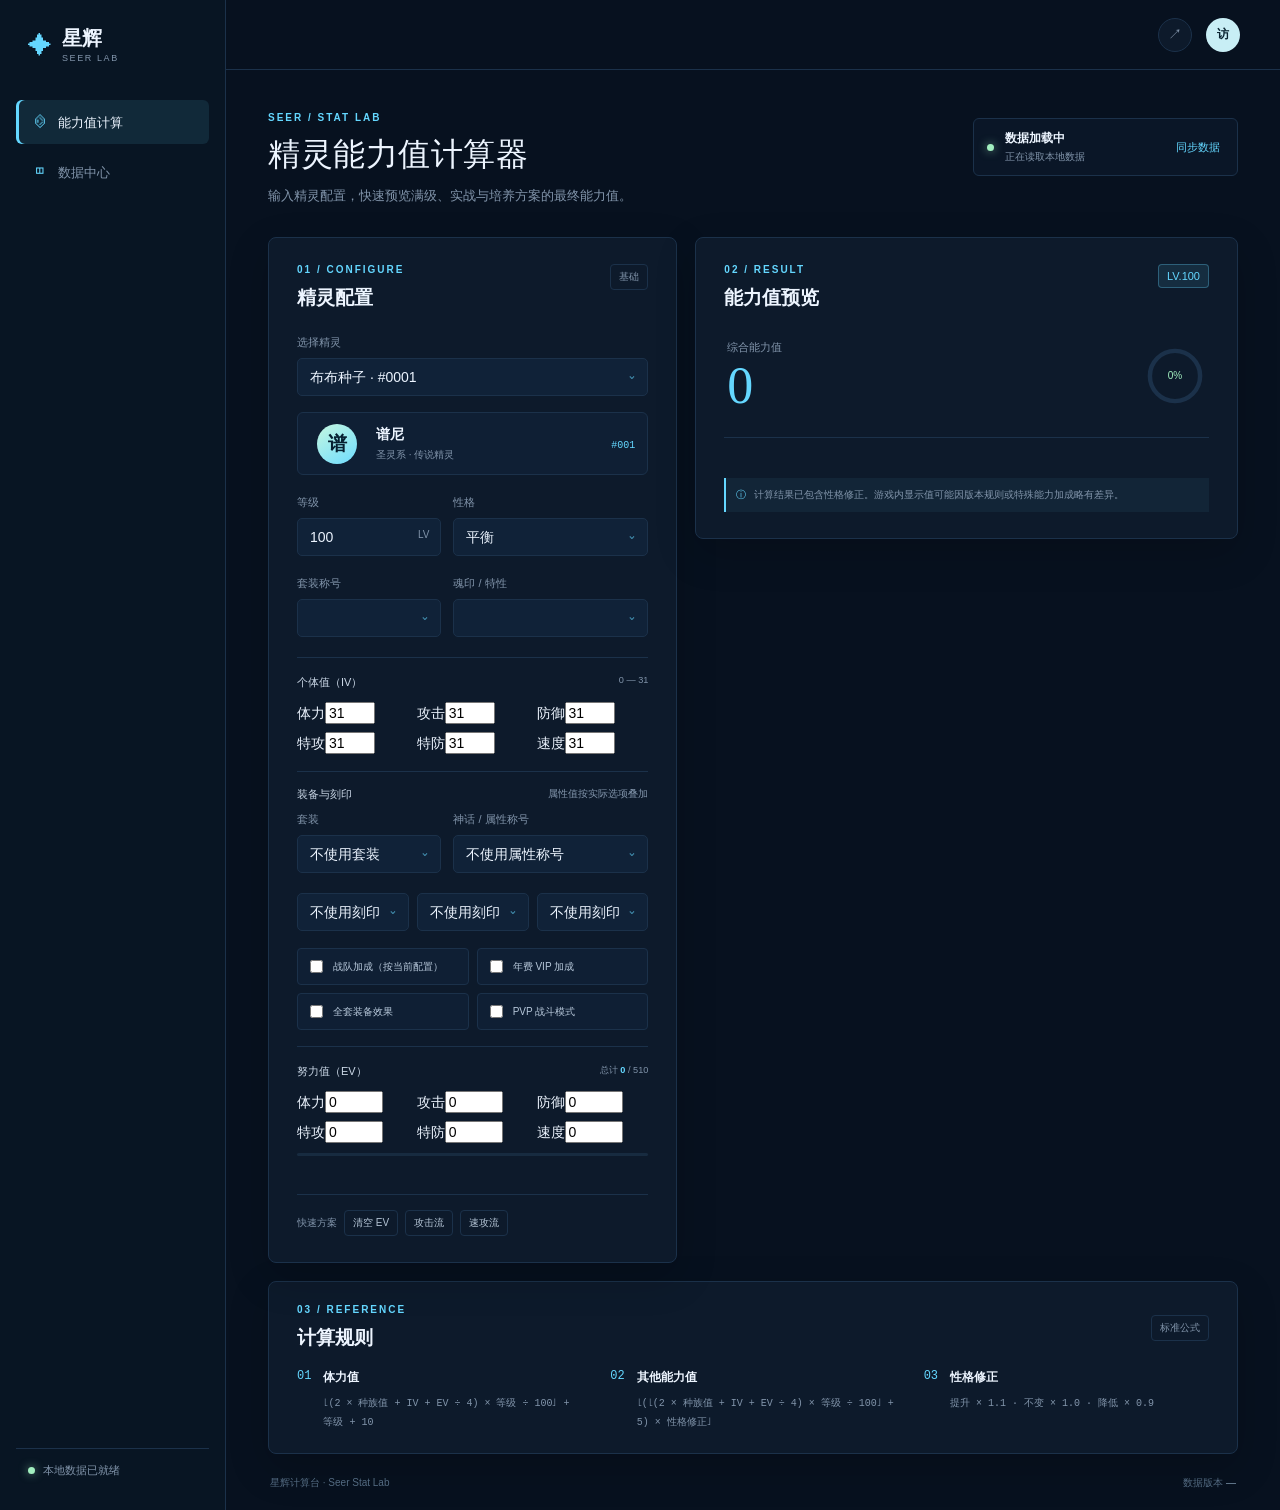
<file: index.html>
<!doctype html>
<html lang="zh-CN">
<head>
  <meta charset="utf-8">
  <meta name="viewport" content="width=device-width, initial-scale=1, viewport-fit=cover">
  <meta name="theme-color" content="#07111f">
  <meta name="description" content="赛尔号精灵能力值计算器">
  <title>星辉计算台 · 赛尔号能力值</title>
  <link rel="stylesheet" href="styles.css">
</head>
<body>
  <div class="app-shell">
    <aside class="sidebar">
      <div class="brand-mark"><span>✦</span><div><strong>星辉</strong><small>SEER LAB</small></div></div>
      <nav aria-label="主导航">
        <button class="nav-item active" type="button"><span class="nav-icon">⌬</span>能力值计算</button>
        <button class="nav-item" type="button" id="navData"><span class="nav-icon">◫</span>数据中心</button>
      </nav>
      <div class="sidebar-foot"><span class="status-dot"></span><span id="sideDataStatus">本地数据已就绪</span></div>
    </aside>

    <main class="main-content">
      <header class="topbar">
        <div class="mobile-brand"><span>✦</span>星辉计算台</div>
        <div class="topbar-actions"><button class="icon-button" id="copyLink" type="button" title="复制当前配置链接" aria-label="复制当前配置链接">↗</button><button class="avatar" type="button" title="访客">访</button></div>
      </header>

      <div class="content-wrap">
        <section class="intro-row">
          <div><p class="eyebrow">SEER / STAT LAB</p><h1>精灵能力值计算器</h1><p class="intro-copy">输入精灵配置，快速预览满级、实战与培养方案的最终能力值。</p></div>
          <div class="data-status"><span class="status-dot"></span><div><strong id="dataStatus">数据加载中</strong><small id="dataUpdated">正在读取本地数据</small></div><button id="syncData" class="text-button" type="button">同步数据</button></div>
        </section>

        <section class="workspace-grid">
          <form class="panel setup-panel" id="setupForm">
            <div class="panel-heading"><div><p class="section-kicker">01 / CONFIGURE</p><h2>精灵配置</h2></div><span class="panel-index">基础</span></div>
            <label class="field-label" for="speciesSelect">选择精灵</label>
            <div class="select-wrap"><select id="speciesSelect" aria-label="选择精灵"></select></div>
            <div class="species-preview"><div class="species-figure"><img id="speciesImage" alt="精灵形象" loading="lazy"><div class="species-orb" id="speciesOrb">谱</div></div><div><strong id="speciesName">谱尼</strong><span id="speciesType">圣灵系 · 传说精灵</span></div><span class="species-id" id="speciesId">#001</span></div>
            <div class="field-grid two-col"><div><label class="field-label" for="levelInput">等级</label><div class="number-field"><input id="levelInput" type="number" min="1" max="100" value="100"><span>LV</span></div></div><div><label class="field-label" for="natureSelect">性格</label><div class="select-wrap"><select id="natureSelect"></select></div></div></div>
            <div class="field-grid two-col effects-grid"><div><label class="field-label" for="titleSelect">套装称号</label><div class="select-wrap"><select id="titleSelect"></select></div></div><div><label class="field-label" for="soulmarkSelect">魂印 / 特性</label><div class="select-wrap"><select id="soulmarkSelect"></select></div></div></div>
            <div class="field-heading"><span>个体值（IV）</span><small>0 — 31</small></div>
            <div class="compact-grid" id="ivFields"></div>            <div class="pvp-heading"><span>装备与刻印</span><small>属性值按实际选项叠加</small></div><div class="field-grid two-col"><div><label class="field-label">套装</label><div class="select-wrap"><select id="suitSelect"><option value="">读取 SeerAPI…</option></select></div></div><div><label class="field-label">神话 / 属性称号</label><div class="select-wrap"><select id="officialTitleSelect"><option value="">读取 SeerAPI…</option></select></div></div></div><div class="compact-grid mark-grid"><div class="select-wrap"><select id="mark1"><option value="">刻印 1</option></select></div><div class="select-wrap"><select id="mark2"><option value="">刻印 2</option></select></div><div class="select-wrap"><select id="mark3"><option value="">刻印 3</option></select></div></div><div class="pvp-grid"><label><input id="teamBonus" type="checkbox"> 战队加成（按当前配置）</label><label><input id="vipBonus" type="checkbox"> 年费 VIP 加成</label><label><input id="gearBonus" type="checkbox"> 全套装备效果</label><label><input id="combatMode" type="checkbox"> PVP 战斗模式</label></div>
            <div class="field-heading"><span>努力值（EV）</span><small>总计 <b id="evTotal">0</b> / 510</small></div>
            <div class="compact-grid" id="evFields"></div>
            <div class="ev-meter"><span id="evMeterFill"></span></div>
            <div class="validation" id="validation" role="status"></div>
            <div class="preset-row"><span>快速方案</span><button type="button" data-preset="reset">清空 EV</button><button type="button" data-preset="attack">攻击流</button><button type="button" data-preset="speed">速攻流</button></div>
          </form>

          <section class="panel result-panel" aria-live="polite">
            <div class="panel-heading"><div><p class="section-kicker">02 / RESULT</p><h2>能力值预览</h2></div><span class="level-badge" id="resultLevel">LV.100</span></div>
            <div class="hero-stat"><div><span class="muted-label">综合能力值</span><div class="hero-number" id="totalStat">0</div></div><div class="hero-ring"><svg viewBox="0 0 42 42"><circle class="ring-bg" cx="21" cy="21" r="17"></circle><circle class="ring-value" id="ringValue" cx="21" cy="21" r="17"></circle></svg><span id="ringPercent">0%</span></div></div>
            <div class="stat-list" id="statList"></div>
            <div class="result-note"><span>ⓘ</span><p>计算结果已包含性格修正。游戏内显示值可能因版本规则或特殊能力加成略有差异。</p></div>
          </section>
        </section>

        <section class="panel formula-panel"><div class="formula-title"><div><p class="section-kicker">03 / REFERENCE</p><h2>计算规则</h2></div><span>标准公式</span></div><div class="formula-grid"><div class="formula-item"><span class="formula-num">01</span><div><strong>体力值</strong><code>⌊(2 × 种族值 + IV + EV ÷ 4) × 等级 ÷ 100⌋ + 等级 + 10</code></div></div><div class="formula-item"><span class="formula-num">02</span><div><strong>其他能力值</strong><code>⌊(⌊(2 × 种族值 + IV + EV ÷ 4) × 等级 ÷ 100⌋ + 5) × 性格修正⌋</code></div></div><div class="formula-item"><span class="formula-num">03</span><div><strong>性格修正</strong><code>提升 × 1.1 · 不变 × 1.0 · 降低 × 0.9</code></div></div></div></section>
        <footer><span>星辉计算台 · Seer Stat Lab</span><span>数据版本 <b id="footerVersion">—</b></span></footer>
      </div>
    </main>
  </div>
  <script src="calculator-v2.js"></script>
</body>
</html>
</file>
<file: styles.css>
:root{--bg:#07111f;--surface:#0d1a2b;--surface-2:#102238;--line:#1b314a;--text:#edf5ff;--muted:#8194aa;--accent:#64d7ff;--accent-2:#a2f0c0;--warning:#ffd37b;--danger:#ff9b9b;--radius:8px;--shadow:0 14px 40px rgba(0,0,0,.18)}
*{box-sizing:border-box}body{margin:0;background:var(--bg);color:var(--text);font-family:"Segoe UI","Microsoft YaHei",sans-serif;font-size:14px;letter-spacing:0}button,input,select{font:inherit}button{cursor:pointer}button:focus-visible,input:focus-visible,select:focus-visible{outline:2px solid var(--accent);outline-offset:2px}.app-shell{min-height:100vh;display:flex}.sidebar{width:226px;border-right:1px solid var(--line);padding:28px 16px 20px;display:flex;flex-direction:column;background:#081523}.brand-mark{display:flex;align-items:center;gap:10px;padding:0 12px 34px}.brand-mark>span,.mobile-brand>span{font-size:24px;color:var(--accent)}.brand-mark strong{font-family:Georgia,serif;font-size:20px;display:block;line-height:1}.brand-mark small{font-size:9px;letter-spacing:1.6px;color:var(--muted);display:block;margin-top:5px}.nav-item{width:100%;height:44px;text-align:left;color:var(--muted);background:transparent;border:0;border-radius:6px;padding:0 12px;margin:3px 0;font-size:13px}.nav-item.active{background:rgba(100,215,255,.1);color:var(--text);box-shadow:inset 3px 0 var(--accent)}.nav-icon{display:inline-grid;place-items:center;width:22px;color:var(--accent);font-size:17px;margin-right:8px}.sidebar-foot{margin-top:auto;padding:14px 12px;border-top:1px solid var(--line);font-size:11px;color:var(--muted);display:flex;align-items:center;gap:8px}.status-dot{width:7px;height:7px;border-radius:50%;background:var(--accent-2);display:inline-block;box-shadow:0 0 10px rgba(162,240,192,.65)}.main-content{flex:1;min-width:0}.topbar{height:70px;border-bottom:1px solid var(--line);display:flex;align-items:center;justify-content:flex-end;padding:0 40px}.mobile-brand{display:none}.topbar-actions{display:flex;align-items:center;gap:14px}.icon-button,.avatar{border:1px solid var(--line);background:var(--surface);color:var(--muted);width:34px;height:34px;border-radius:50%}.avatar{background:#c8eef5;color:#0b2432;border:0;font-size:12px;font-weight:700}.content-wrap{max-width:1220px;margin:0 auto;padding:42px 42px 22px}.intro-row{display:flex;align-items:flex-start;justify-content:space-between;gap:24px;margin-bottom:32px}.eyebrow,.section-kicker{color:var(--accent);font-size:10px;letter-spacing:2px;margin:0 0 10px;font-weight:700}.intro-row h1{font-family:Georgia,"Microsoft YaHei",serif;font-weight:500;font-size:32px;letter-spacing:.5px;margin:0}.intro-copy{margin:10px 0 0;color:var(--muted);font-size:13px}.data-status{margin-top:6px;display:flex;align-items:center;gap:11px;border:1px solid var(--line);background:rgba(13,26,43,.65);padding:11px 13px;border-radius:6px;min-width:265px}.data-status>div{display:flex;flex-direction:column;gap:3px;flex:1}.data-status strong{font-size:12px}.data-status small{color:var(--muted);font-size:10px}.text-button{border:0;background:transparent;color:var(--accent);font-size:11px;padding:4px}.workspace-grid{display:grid;grid-template-columns:minmax(360px, .86fr) minmax(460px,1.14fr);gap:18px;align-items:start}.panel{background:var(--surface);border:1px solid var(--line);border-radius:var(--radius);box-shadow:var(--shadow)}.setup-panel,.result-panel{padding:26px 28px}.panel-heading,.formula-title{display:flex;justify-content:space-between;align-items:flex-start;margin-bottom:24px}.panel-heading h2,.formula-title h2{margin:0;font-size:19px;font-weight:600}.panel-index,.formula-title>span{font-size:10px;color:var(--muted);border:1px solid var(--line);padding:5px 8px;border-radius:4px}.level-badge{background:rgba(100,215,255,.1);color:var(--accent);border:1px solid rgba(100,215,255,.3);padding:5px 8px;border-radius:4px;font-size:11px}.field-label{display:block;color:var(--muted);font-size:11px;margin:0 0 8px}.select-wrap{position:relative}.select-wrap:after{content:"⌄";position:absolute;right:13px;top:8px;color:var(--accent);pointer-events:none}.select-wrap select,.number-field input{width:100%;height:38px;background:var(--surface-2);border:1px solid var(--line);border-radius:5px;color:var(--text);padding:0 12px;appearance:none}.species-preview{height:63px;display:flex;align-items:center;gap:12px;margin:16px 0 20px;padding:10px 12px;background:rgba(16,34,56,.7);border:1px solid var(--line);border-radius:6px}.species-orb{width:40px;height:40px;display:grid;place-items:center;border-radius:50%;color:#062031;background:linear-gradient(145deg,#c5f7e0,#6edcff);font-family:Georgia,serif;font-size:19px;font-weight:700}.species-preview strong{display:block;font-size:14px}.species-preview span{display:block;color:var(--muted);font-size:10px;margin-top:4px}.species-id{margin-left:auto!important;color:var(--accent)!important;font-family:monospace;font-size:10px!important}.field-grid{display:grid;gap:12px}.two-col{grid-template-columns:1fr 1.35fr;margin-bottom:20px}.number-field{position:relative}.number-field input{padding-right:38px}.number-field span{position:absolute;right:12px;top:11px;font-size:10px;color:var(--muted)}.field-heading{border-top:1px solid var(--line);padding-top:17px;margin-top:3px;margin-bottom:12px;display:flex;justify-content:space-between;color:#cbd8e7;font-size:11px}.field-heading small{color:var(--muted)}.field-heading b{color:var(--accent)}.compact-grid{display:grid;grid-template-columns:repeat(3,1fr);gap:8px;margin-bottom:17px}.compact-field{position:relative}.compact-field label{display:block;color:var(--muted);font-size:10px;margin-bottom:5px}.compact-field input{width:100%;height:32px;background:var(--surface-2);border:1px solid var(--line);border-radius:4px;color:var(--text);padding:0 8px;font-size:12px}.ev-meter{height:3px;background:#172b40;border-radius:2px;margin:-7px 0 14px}.ev-meter span{display:block;height:100%;width:0;background:var(--accent);border-radius:2px;transition:width .2s}.validation{min-height:16px;color:var(--danger);font-size:10px;margin-bottom:8px}.preset-row{border-top:1px solid var(--line);padding-top:15px;display:flex;align-items:center;gap:7px;flex-wrap:wrap;color:var(--muted);font-size:10px}.preset-row button{border:1px solid var(--line);color:#b5c5d6;background:transparent;border-radius:4px;padding:5px 8px;font-size:10px}.preset-row button:hover{border-color:var(--accent);color:var(--accent)}.hero-stat{display:flex;align-items:center;justify-content:space-between;border-bottom:1px solid var(--line);padding:3px 3px 23px;margin-bottom:18px}.muted-label{color:var(--muted);font-size:11px}.hero-number{font-family:Georgia,serif;font-size:52px;line-height:1.05;color:var(--accent);margin-top:4px}.hero-ring{width:62px;height:62px;position:relative}.hero-ring svg{width:100%;height:100%;transform:rotate(-90deg)}.hero-ring circle{fill:none;stroke-width:3}.ring-bg{stroke:#1b314a}.ring-value{stroke:var(--accent-2);stroke-linecap:round;stroke-dasharray:107;stroke-dashoffset:107;transition:stroke-dashoffset .35s}.hero-ring span{position:absolute;inset:0;display:grid;place-items:center;color:var(--accent-2);font-size:10px}.stat-list{display:grid;gap:13px}.stat-row{display:grid;grid-template-columns:74px 1fr 54px;align-items:center;gap:11px}.stat-label{font-size:11px;color:#cad7e6}.stat-track{height:7px;border-radius:2px;background:#172b40;overflow:hidden}.stat-fill{height:100%;width:0;border-radius:2px;background:linear-gradient(90deg,#4da9cc,#8fe8ce);transition:width .3s}.stat-value{text-align:right;font-family:monospace;color:var(--text);font-size:14px}.stat-meta{grid-column:2/4;color:var(--muted);font-size:10px;margin-top:-8px}.result-note{display:flex;gap:8px;margin-top:22px;background:rgba(100,215,255,.06);border-left:2px solid var(--accent);padding:9px 10px;color:var(--muted);font-size:10px;line-height:1.6}.result-note p{margin:0}.result-note>span{color:var(--accent)}.formula-panel{margin-top:18px;padding:22px 28px}.formula-title{margin-bottom:18px;align-items:center}.formula-grid{display:grid;grid-template-columns:repeat(3,1fr);gap:28px}.formula-item{display:flex;gap:12px}.formula-num{font-family:monospace;color:var(--accent);font-size:12px}.formula-item strong{font-size:12px;display:block;margin-bottom:7px}.formula-item code{color:var(--muted);font-size:10px;line-height:1.7;word-break:break-word;font-family:monospace}footer{display:flex;justify-content:space-between;color:#536a81;font-size:10px;padding:22px 2px 0}footer b{color:#7c94aa;font-weight:400}.mobile-brand{font-size:14px;font-weight:600;align-items:center;gap:7px}.mobile-brand>span{font-size:18px}
@media (max-width:900px){.sidebar{width:190px}.content-wrap{padding:32px 24px}.workspace-grid{grid-template-columns:1fr}.formula-grid{grid-template-columns:1fr 1fr}.formula-item:last-child{grid-column:1/-1}}
@media (max-width:620px){.sidebar{display:none}.topbar{height:58px;padding:0 18px;justify-content:space-between}.mobile-brand{display:flex}.content-wrap{padding:25px 15px 18px}.intro-row{display:block;margin-bottom:22px}.intro-row h1{font-size:27px}.data-status{margin-top:20px;min-width:0}.workspace-grid{display:block}.setup-panel,.result-panel{padding:21px 18px}.result-panel{margin-top:14px}.hero-number{font-size:46px}.formula-panel{padding:20px 18px}.formula-grid{grid-template-columns:1fr;gap:17px}.formula-item:last-child{grid-column:auto}footer{padding-top:18px}.compact-grid{gap:6px}}
.species-search{position:relative;margin-bottom:8px}.species-search input{width:100%;height:34px;background:var(--surface-2);border:1px solid var(--line);border-radius:5px;color:var(--text);padding:0 32px 0 10px;font-size:12px}.species-search span{position:absolute;right:11px;top:8px;color:var(--accent)}.species-figure{width:54px;height:54px;position:relative;display:grid;place-items:center}.species-figure img{width:54px;height:54px;object-fit:contain;display:none}.species-figure.has-image img{display:block}.species-figure.has-image .species-orb{display:none}.pvp-heading{border-top:1px solid var(--line);padding-top:15px;margin-top:3px;margin-bottom:10px;display:flex;justify-content:space-between;color:#cbd8e7;font-size:11px}.pvp-heading small{color:var(--muted);font-size:10px}.pvp-grid{display:grid;grid-template-columns:1fr 1fr;gap:8px;margin-bottom:16px}.pvp-grid label{display:flex;align-items:center;gap:7px;padding:8px;background:rgba(16,34,56,.7);border:1px solid var(--line);border-radius:4px;color:#b8c9db;font-size:10px}.pvp-grid input{accent-color:var(--accent)}
</file>
